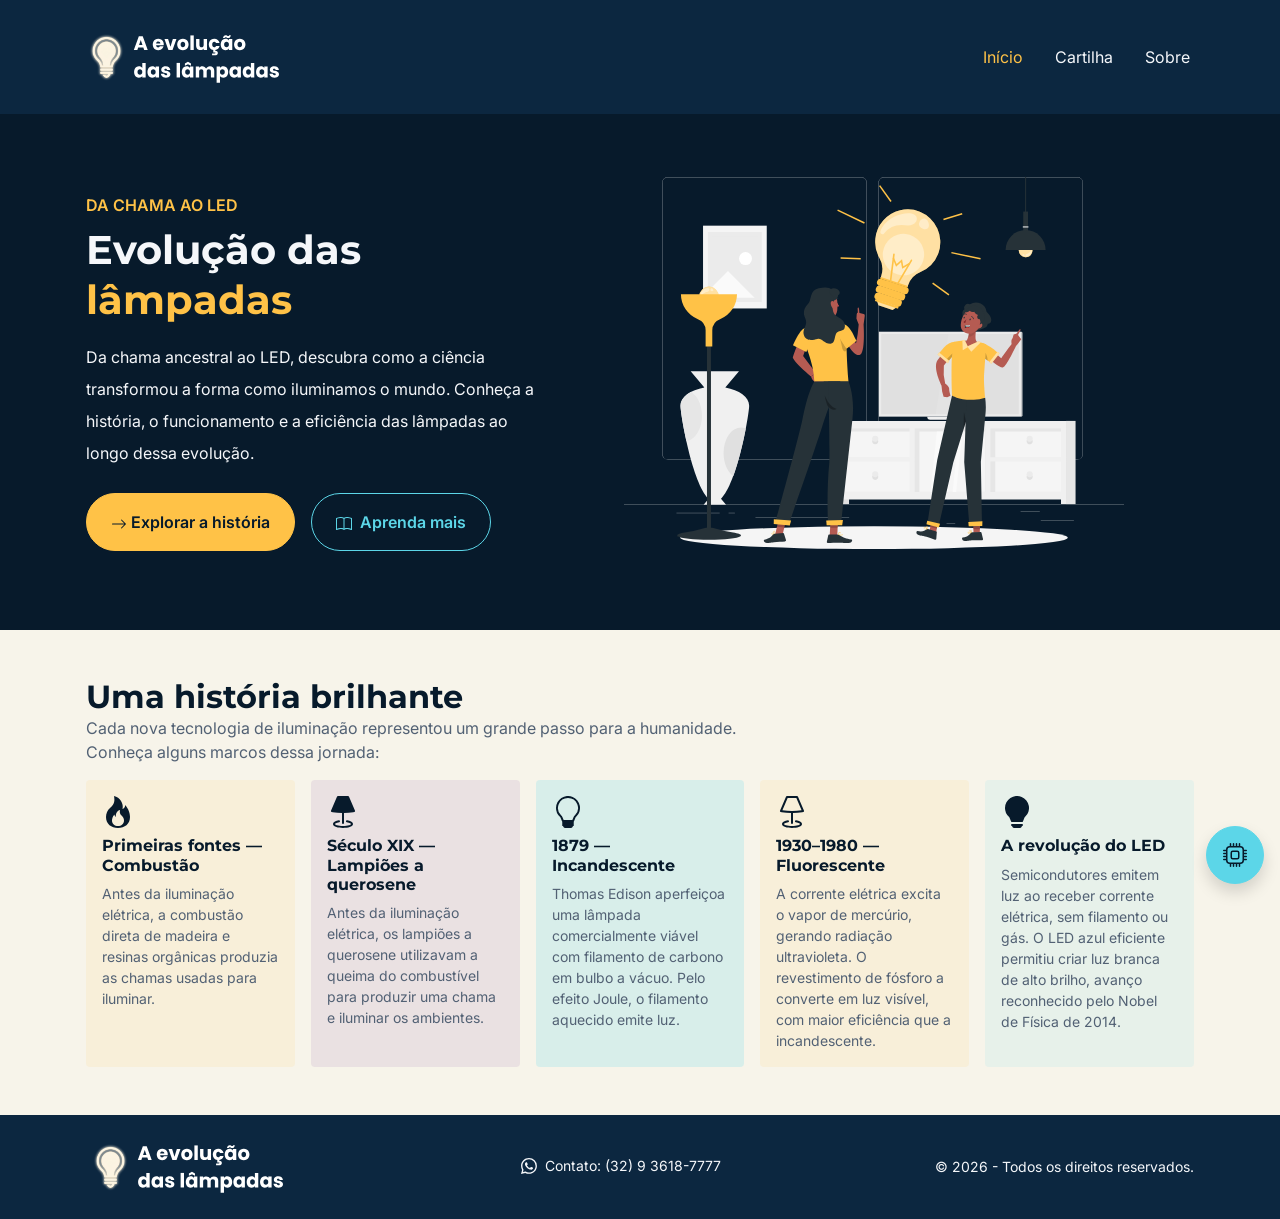
<file: index.html>
<!doctype html>
<html lang="pt-BR">
  <head>
    <meta charset="UTF-8" />
    <meta name="viewport" content="width=device-width, initial-scale=1" />
    <link rel="stylesheet" href="css/bootstrap.min.css" />
    <link rel="stylesheet" href="css/style/main.css" />
    <link rel="preconnect" href="https://fonts.googleapis.com" />
    <link rel="preconnect" href="https://fonts.gstatic.com" crossorigin />
    <link
      href="https://fonts.googleapis.com/css2?family=Inter:wght@400;600;700&family=Montserrat:wght@700&display=swap"
      rel="stylesheet" />
    <link rel="icon" href="img/logo-icon.svg" type="image/svg+xml" />
    <title>Início | Evolução das lâmpadas</title>
  </head>

  <body>
    <header>
      <nav class="navbar navbar-expand-md navbar-dark bg-azul-escuro py-3" aria-label="Navegação principal">
        <div class="container">
          <img
            src="img/evolucao-lampada-logo.svg"
            alt="Evolução das lâmpadas"
            class="navbar-brand img-fluid"
            width="220" />

          <button
            class="navbar-toggler"
            type="button"
            data-bs-toggle="collapse"
            data-bs-target="#menuPrincipal"
            aria-controls="menuPrincipal"
            aria-expanded="false"
            aria-label="Abrir ou fechar o menu">
            <span class="navbar-toggler-icon"></span>
          </button>

          <div class="collapse navbar-collapse" id="menuPrincipal">
            <ul class="navbar-nav ms-auto gap-md-3">
              <li class="nav-item">
                <a class="nav-link active" href="#inicio" aria-current="page">Início</a>
              </li>

              <li class="nav-item">
                <a class="nav-link" href="cartilha.html">Cartilha</a>
              </li>

              <li class="nav-item">
                <a class="nav-link" href="sobre.html">Sobre</a>
              </li>
            </ul>
          </div>
        </div>
      </nav>
    </header>

    <main id="inicio">
      <section class="bg-azul-marinho text-branco-suave py-5 py-md-2" aria-labelledby="titulo-principal">
        <div class="container px-4 px-md-3">
          <div class="row align-items-center gx-3">
            <div class="col-lg-5">
              <div>
                <p class="text-amarelo-luz text-uppercase texto-seminegrito mb-2">Da chama ao LED</p>

                <h1 id="titulo-principal" class="lh-sm mb-3">
                  Evolução das
                  <span class="text-amarelo-luz">lâmpadas</span>
                </h1>

                <p class="lh-lg mb-4">
                  Da chama ancestral ao LED, descubra como a ciência transformou a forma como iluminamos o mundo.
                  Conheça a história, o funcionamento e a eficiência das lâmpadas ao longo dessa evolução.
                </p>
              </div>

              <div class="d-flex flex-wrap gap-3">
                <a
                  class="btn btn-personalizado btn-amarelo-luz rounded-pill px-4 py-3 texto-seminegrito"
                  href="#historia">
                  <img
                    src="bootstrap-icons-1.13.1/arrow-right.svg"
                    alt=""
                    width="16"
                    height="16"
                    class="flex-shrink-0 icone-azul-marinho" />

                  Explorar a história
                </a>

                <a
                  class="btn btn-personalizado btn-ciano-contorno rounded-pill px-4 py-3 texto-seminegrito"
                  href="cartilha.html">
                  <img
                    src="bootstrap-icons-1.13.1/book.svg"
                    alt=""
                    width="16"
                    height="16"
                    class="flex-shrink-0 me-1 icone-ciano" />

                  Aprenda mais
                </a>
              </div>
            </div>

            <div class="col-lg-7 d-none d-md-block mt-md-4 mt-lg-0">
              <img
                src="img/equipe-lampada-amarela-banner.svg"
                alt="Duas pessoas em um ambiente com luminárias e uma grande lâmpada amarela ao centro."
                class="img-fluid d-block mx-auto"
                width="500"
                height="500" />
            </div>
          </div>
        </div>
      </section>

      <section id="historia" class="py-4 py-lg-5" aria-labelledby="titulo-historia">
        <div class="container px-4 px-md-3">
          <div class="row gx-3">
            <div class="col-12">
              <div class="mb-3">
                <h2 id="titulo-historia" class="text-azul-marinho mb-0">Uma história brilhante</h2>
                <p class="mb-0">
                  Cada nova tecnologia de iluminação representou um grande passo para a humanidade.<br />
                  Conheça alguns marcos dessa jornada:
                </p>
              </div>

              <ol class="row row-cols-1 row-cols-sm-2 row-cols-lg-5 g-3 list-unstyled mb-0">
                <li class="col">
                  <div class="card h-100 border-0 bg-amarelo-suave">
                    <div class="card-body">
                      <img
                        src="bootstrap-icons-1.13.1/fire.svg"
                        alt=""
                        width="32"
                        height="32"
                        class="icone-azul-marinho" />

                      <h3 class="card-title fs-6 text-azul-marinho mt-2">Primeiras fontes — Combustão</h3>

                      <p class="card-text small">
                        Antes da iluminação elétrica, a combustão direta de madeira e resinas orgânicas produzia as
                        chamas usadas para iluminar.
                      </p>
                    </div>
                  </div>
                </li>

                <li class="col">
                  <div class="card h-100 border-0 bg-lilas-suave">
                    <div class="card-body">
                      <img
                        src="bootstrap-icons-1.13.1/lamp-fill.svg"
                        alt=""
                        width="32"
                        height="32"
                        class="icone-azul-marinho" />

                      <h3 class="card-title fs-6 text-azul-marinho mt-2">Século XIX — Lampiões a querosene</h3>

                      <p class="card-text small">
                        Antes da iluminação elétrica, os lampiões a querosene utilizavam a queima do combustível para
                        produzir uma chama e iluminar os ambientes.
                      </p>
                    </div>
                  </div>
                </li>

                <li class="col">
                  <div class="card h-100 border-0 bg-ciano-claro">
                    <div class="card-body">
                      <img
                        src="bootstrap-icons-1.13.1/lightbulb.svg"
                        alt=""
                        width="32"
                        height="32"
                        class="icone-azul-marinho" />

                      <h3 class="card-title fs-6 text-azul-marinho mt-2">1879 — Incandescente</h3>

                      <p class="card-text small">
                        Thomas Edison aperfeiçoa uma lâmpada comercialmente viável com filamento de carbono em bulbo a
                        vácuo. Pelo efeito Joule, o filamento aquecido emite luz.
                      </p>
                    </div>
                  </div>
                </li>

                <li class="col">
                  <div class="card h-100 border-0 bg-amarelo-suave">
                    <div class="card-body">
                      <img
                        src="bootstrap-icons-1.13.1/lamp.svg"
                        alt=""
                        width="32"
                        height="32"
                        class="icone-azul-marinho" />

                      <h3 class="card-title fs-6 text-azul-marinho mt-2">1930–1980 — Fluorescente</h3>

                      <p class="card-text small">
                        A corrente elétrica excita o vapor de mercúrio, gerando radiação ultravioleta. O revestimento de
                        fósforo a converte em luz visível, com maior eficiência que a incandescente.
                      </p>
                    </div>
                  </div>
                </li>

                <li class="col">
                  <div class="card h-100 border-0 bg-ciano-suave">
                    <div class="card-body">
                      <img
                        src="bootstrap-icons-1.13.1/lightbulb-fill.svg"
                        alt=""
                        width="32"
                        height="32"
                        class="icone-azul-marinho" />

                      <h3 class="card-title fs-6 text-azul-marinho mt-2">A revolução do LED</h3>

                      <p class="card-text small">
                        Semicondutores emitem luz ao receber corrente elétrica, sem filamento ou gás. O LED azul
                        eficiente permitiu criar luz branca de alto brilho, avanço reconhecido pelo Nobel de Física de
                        2014.
                      </p>
                    </div>
                  </div>
                </li>
              </ol>
            </div>
          </div>
        </div>
      </section>
    </main>

    <footer class="bg-azul-escuro text-branco-suave pt-4 pb-3 py-md-3">
      <div class="container px-4 px-md-3">
        <div
          class="d-flex flex-column flex-lg-row align-items-center align-items-md-start align-items-lg-center gap-3 gap-lg-4 text-center text-md-start">
          <a href="#inicio" aria-label="Voltar ao início">
            <img src="img/evolucao-lampada-logo.svg" alt="Evolução das lâmpadas" class="img-fluid" width="220" />
          </a>

          <hr class="d-lg-none w-100 m-0" aria-hidden="true" />

          <address class="small mb-0 mt-3 mt-lg-0 flex-grow-1 text-center align-self-center">
            <a
              href="https://wa.me/5532936187777?text=Ol%C3%A1%21%20Gostaria%20de%20saber%20mais%20sobre%20o%20projeto."
              target="_blank"
              rel="noopener noreferrer"
              class="d-inline-flex align-items-center text-branco-suave text-decoration-none text-break">
              <img
                src="bootstrap-icons-1.13.1/whatsapp.svg"
                alt=""
                width="16"
                height="16"
                class="flex-shrink-0 me-2 icone-branco-suave" />

              Contato: (32) 9 3618-7777
            </a>
          </address>

          <div class="mt-4 mt-md-0 align-self-center ms-lg-auto text-start">
            <p class="small mb-0">&copy; 2026 - Todos os direitos reservados.</p>
          </div>
        </div>
      </div>
    </footer>

    <aside class="quiz-flutuante position-fixed end-0 p-3 pe-none" aria-label="Quiz rápido">
      <div class="collapse pe-auto" id="quiz-celular">
        <div class="quiz-painel bg-azul-marinho text-branco-suave rounded-3 shadow p-3 mb-3">
          <div>
            <h2 class="fs-5 text-amarelo-luz">
              <img
                src="bootstrap-icons-1.13.1/lightbulb.svg"
                alt=""
                width="24"
                height="24"
                class="flex-shrink-0 me-2 icone-amarelo-luz" />
              Você sabia?
            </h2>
            <p class="small">
              Os LEDs transformam mais energia em luz e duram muito mais que as lâmpadas incandescentes, podendo
              funcionar por até 25.000 horas ou mais!
            </p>
          </div>

          <hr />

          <a
            class="btn btn-personalizado btn-ciano w-100 d-flex align-items-center justify-content-between gap-2 texto-seminegrito"
            href="quiz.html">
            <img
              src="bootstrap-icons-1.13.1/cpu.svg"
              alt=""
              width="16"
              height="16"
              class="flex-shrink-0 ms-1 icone-azul-marinho" />

            Quiz rápido

            <img
              src="bootstrap-icons-1.13.1/arrow-right.svg"
              alt=""
              width="16"
              height="16"
              class="flex-shrink-0 icone-azul-marinho" />
          </a>
          <div class="mt-3">
            <p class="small mb-0">Desafie seu conhecimento sobre a evolução das lâmpadas!</p>
          </div>
        </div>
      </div>

      <div class="d-flex justify-content-end">
        <button
          class="quiz-botao btn btn-personalizado btn-ciano rounded-circle shadow p-3 lh-1 pe-auto"
          type="button"
          data-bs-toggle="collapse"
          data-bs-target="#quiz-celular"
          aria-expanded="false"
          aria-controls="quiz-celular"
          aria-label="Abrir ou fechar o quadro do quiz">
          <img
            src="bootstrap-icons-1.13.1/cpu.svg"
            alt=""
            width="24"
            height="24"
            class="flex-shrink-0 icone-azul-marinho" />
        </button>
      </div>
    </aside>

    <script src="js/bootstrap.bundle.min.js"></script>
    <script type="module" src="js/script/main.js"></script>
  </body>
</html>
</file>
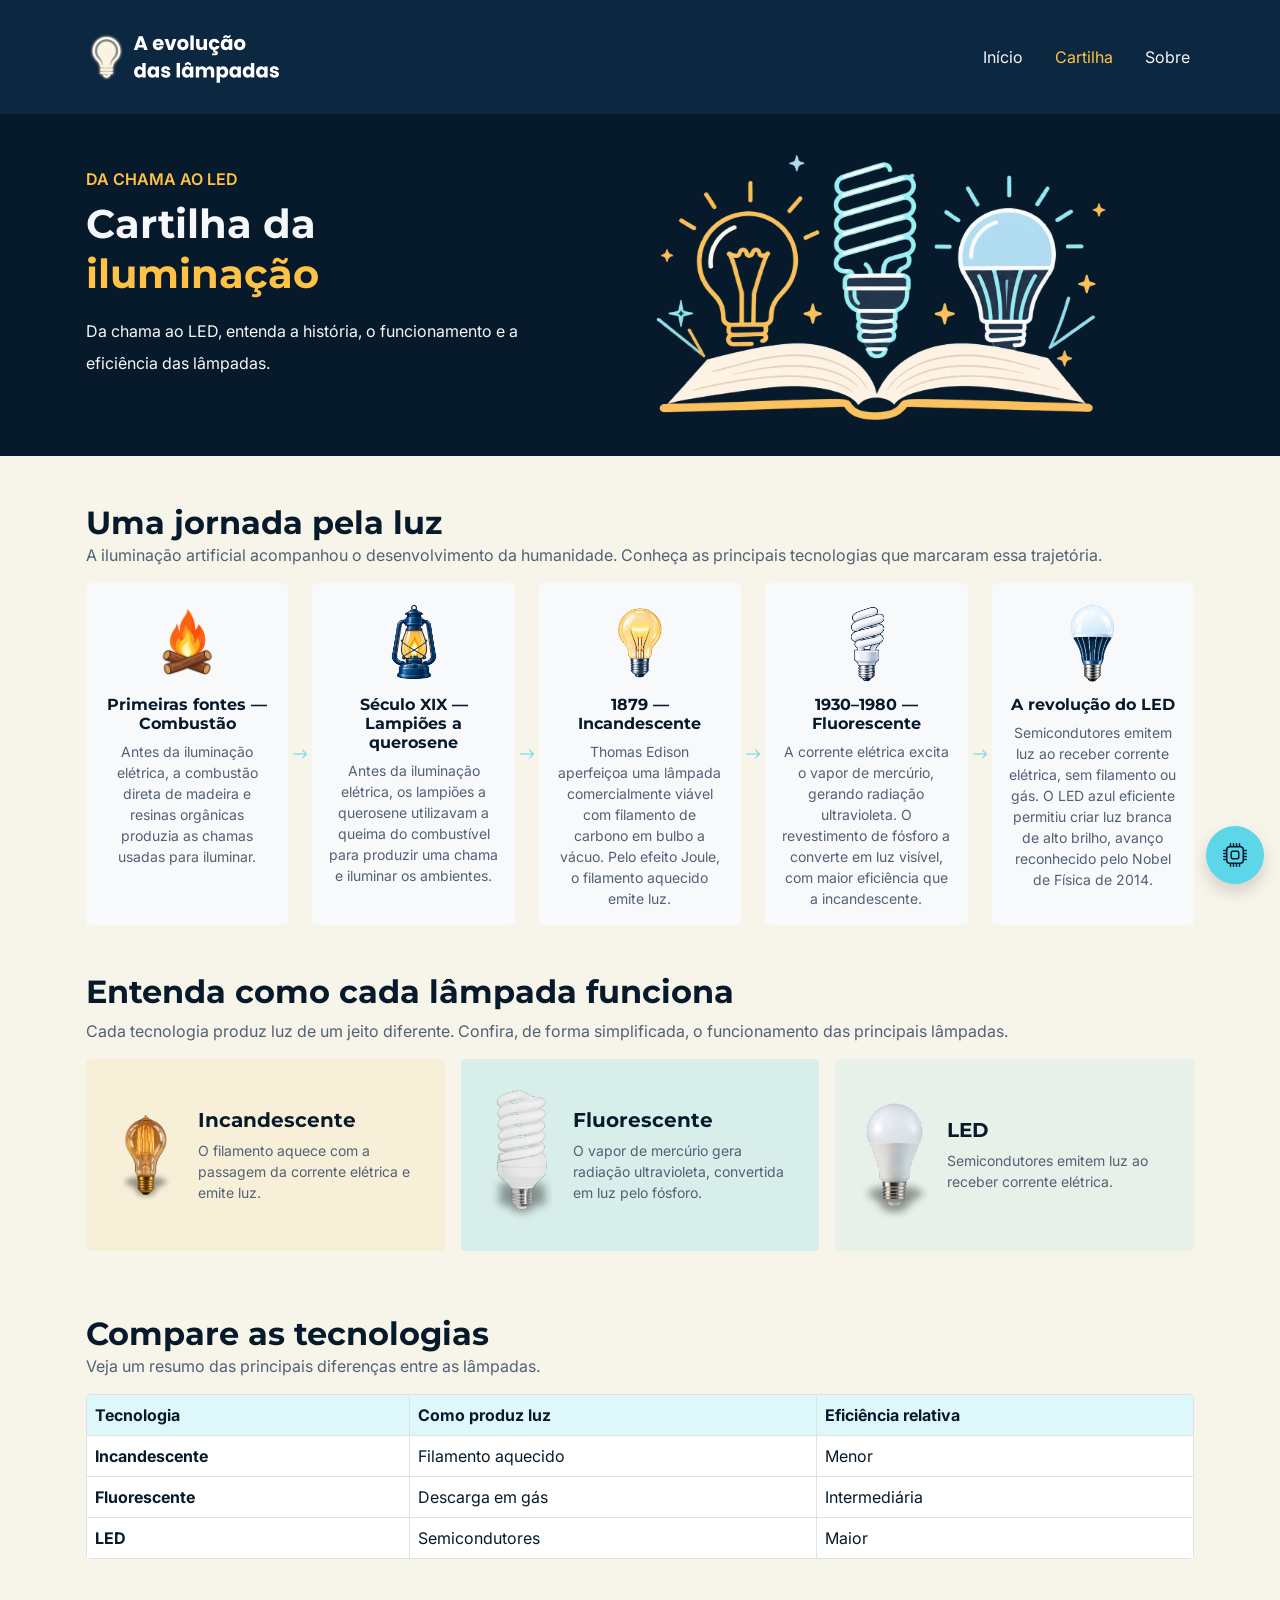
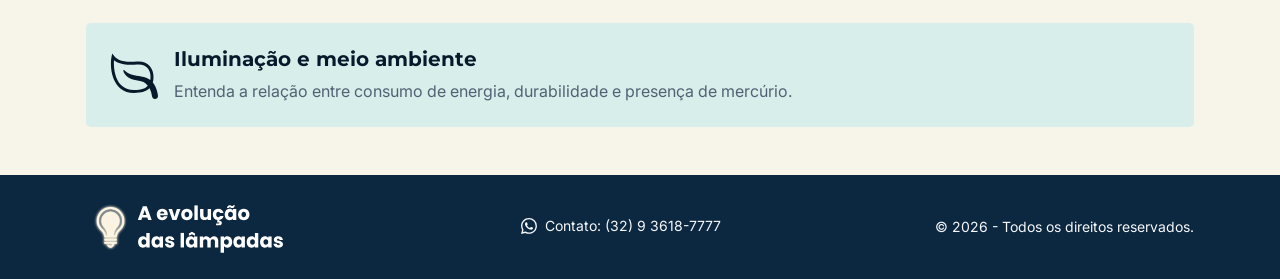
<file: cartilha.html>
<!doctype html>
<html lang="pt-BR">
  <head>
    <meta charset="UTF-8" />
    <meta name="viewport" content="width=device-width, initial-scale=1" />
    <link rel="stylesheet" href="css/bootstrap.min.css" />
    <link rel="stylesheet" href="css/style/main.css" />
    <link rel="preconnect" href="https://fonts.googleapis.com" />
    <link rel="preconnect" href="https://fonts.gstatic.com" crossorigin />
    <link
      href="https://fonts.googleapis.com/css2?family=Inter:wght@400;600;700&family=Montserrat:wght@700&display=swap"
      rel="stylesheet" />
    <link rel="icon" href="img/logo-icon.svg" type="image/svg+xml" />
    <title>Cartilha | Evolução das lâmpadas</title>
  </head>

  <body>
    <header>
      <nav class="navbar navbar-expand-md navbar-dark bg-azul-escuro py-3" aria-label="Navegação principal">
        <div class="container">
          <img
            src="img/evolucao-lampada-logo.svg"
            alt="Evolução das lâmpadas"
            class="navbar-brand img-fluid"
            width="220" />

          <button
            class="navbar-toggler"
            type="button"
            data-bs-toggle="collapse"
            data-bs-target="#menuPrincipal"
            aria-controls="menuPrincipal"
            aria-expanded="false"
            aria-label="Abrir ou fechar o menu">
            <span class="navbar-toggler-icon"></span>
          </button>

          <div class="collapse navbar-collapse" id="menuPrincipal">
            <ul class="navbar-nav ms-auto gap-md-3">
              <li class="nav-item">
                <a class="nav-link" href="index.html">Início</a>
              </li>

              <li class="nav-item">
                <a class="nav-link active" href="#inicio" aria-current="page">Cartilha</a>
              </li>

              <li class="nav-item">
                <a class="nav-link" href="sobre.html">Sobre</a>
              </li>
            </ul>
          </div>
        </div>
      </nav>
    </header>

    <main id="inicio">
      <section class="bg-azul-marinho text-branco-suave py-5 py-md-2" aria-labelledby="titulo-principal">
        <div class="container px-4 px-md-3">
          <div class="row align-items-center gx-3">
            <div class="col-lg-5">
              <div>
                <p class="text-amarelo-luz text-uppercase texto-seminegrito mb-2">Da chama ao LED</p>

                <h1 id="titulo-principal" class="lh-sm mb-3">
                  Cartilha da <br />
                  <span class="text-amarelo-luz">iluminação</span>
                </h1>

                <p class="lh-lg mb-4">
                  Da chama ao LED, entenda a história, o funcionamento e a eficiência das lâmpadas.
                </p>
              </div>
            </div>

            <div class="col-lg-7 d-none d-md-block mt-md-4 mt-lg-0">
              <img
                src="img/cartilha-livro-lampadas.svg"
                alt="Livro aberto com lâmpadas incandescente, fluorescente e LED."
                class="img-fluid d-block mx-auto"
                width="500"
                height="500" />
            </div>
          </div>
        </div>
      </section>

      <section id="historia" class="py-4 py-lg-5" aria-labelledby="titulo-historia">
        <div class="container px-4 px-md-3">
          <div class="row gx-3">
            <div class="col-12">
              <div class="mb-3">
                <h2 id="titulo-historia" class="text-azul-marinho mb-0">Uma jornada pela luz</h2>
                <p class="mb-0">
                  A iluminação artificial acompanhou o desenvolvimento da humanidade. Conheça as principais tecnologias
                  que marcaram essa trajetória.
                </p>
              </div>

              <ol class="sequencia-historia row row-cols-1 row-cols-sm-2 row-cols-lg-5 g-3 gx-lg-4 list-unstyled mb-0">
                <li class="col">
                  <div class="card h-100 border-0 bg-light text-center">
                    <div class="card-body">
                      <img
                        src="img/fogueira-icon.png"
                        alt=""
                        width="80"
                        height="88"
                        class="imagem-cartilha" />

                      <h3 class="card-title fs-6 text-azul-marinho mt-2">Primeiras fontes — Combustão</h3>

                      <p class="card-text small">
                        Antes da iluminação elétrica, a combustão direta de madeira e resinas orgânicas produzia as
                        chamas usadas para iluminar.
                      </p>
                    </div>
                  </div>
                </li>

                <li class="col">
                  <div class="card h-100 border-0 bg-light text-center">
                    <div class="card-body">
                      <img
                        src="img/lampiao-icon.png"
                        alt=""
                        width="80"
                        height="88"
                        class="imagem-cartilha" />

                      <h3 class="card-title fs-6 text-azul-marinho mt-2">Século XIX — Lampiões a querosene</h3>

                      <p class="card-text small">
                        Antes da iluminação elétrica, os lampiões a querosene utilizavam a queima do combustível para
                        produzir uma chama e iluminar os ambientes.
                      </p>
                    </div>
                  </div>
                </li>

                <li class="col">
                  <div class="card h-100 border-0 bg-light text-center">
                    <div class="card-body">
                      <img
                        src="img/incandecente-icon.png"
                        alt=""
                        width="80"
                        height="88"
                        class="imagem-cartilha" />

                      <h3 class="card-title fs-6 text-azul-marinho mt-2">1879 — Incandescente</h3>

                      <p class="card-text small">
                        Thomas Edison aperfeiçoa uma lâmpada comercialmente viável com filamento de carbono em bulbo a
                        vácuo. Pelo efeito Joule, o filamento aquecido emite luz.
                      </p>
                    </div>
                  </div>
                </li>

                <li class="col">
                  <div class="card h-100 border-0 bg-light text-center">
                    <div class="card-body">
                      <img
                        src="img/fluorescente-icon.png"
                        alt=""
                        width="80"
                        height="88"
                        class="imagem-cartilha" />

                      <h3 class="card-title fs-6 text-azul-marinho mt-2">1930–1980 — Fluorescente</h3>

                      <p class="card-text small">
                        A corrente elétrica excita o vapor de mercúrio, gerando radiação ultravioleta. O revestimento de
                        fósforo a converte em luz visível, com maior eficiência que a incandescente.
                      </p>
                    </div>
                  </div>
                </li>

                <li class="col">
                  <div class="card h-100 border-0 bg-light text-center">
                    <div class="card-body">
                      <img
                        src="img/led-icon.png"
                        alt=""
                        width="80"
                        height="88"
                        class="imagem-cartilha" />

                      <h3 class="card-title fs-6 text-azul-marinho mt-2">A revolução do LED</h3>

                      <p class="card-text small">
                        Semicondutores emitem luz ao receber corrente elétrica, sem filamento ou gás. O LED azul
                        eficiente permitiu criar luz branca de alto brilho, avanço reconhecido pelo Nobel de Física de
                        2014.
                      </p>
                    </div>
                  </div>
                </li>
              </ol>
            </div>
          </div>
        </div>
      </section>

      <section id="funcionamento" class="pb-4 pb-lg-5" aria-labelledby="titulo-funcionamento">
        <div class="container px-4 px-md-3">
          <h2 id="titulo-funcionamento" class="text-azul-marinho mb-2">Entenda como cada lâmpada funciona</h2>
          <p class="mb-3">Cada tecnologia produz luz de um jeito diferente. Confira, de forma simplificada, o funcionamento das principais lâmpadas.</p>
          <div class="row row-cols-1 row-cols-lg-3 g-3">
            <div class="col">
              <div class="card h-100 border-0 bg-amarelo-suave">
                <div class="card-body d-flex align-items-center gap-3 p-4">
                  <img src="img/incandescente-lamp.png" alt="" width="72" height="144" class="flex-shrink-0 imagem-cartilha" />
                  <div>
                    <h3 class="fs-5 text-azul-marinho">Incandescente</h3>
                    <p class="small mb-0">O filamento aquece com a passagem da corrente elétrica e emite luz.</p>
                  </div>
                </div>
              </div>
            </div>
            <div class="col">
              <div class="card h-100 border-0 bg-ciano-claro">
                <div class="card-body d-flex align-items-center gap-3 p-4">
                  <img src="img/fluorescente-lamp.svg" alt="" width="72" height="144" class="flex-shrink-0 imagem-cartilha" />
                  <div>
                    <h3 class="fs-5 text-azul-marinho">Fluorescente</h3>
                    <p class="small mb-0">O vapor de mercúrio gera radiação ultravioleta, convertida em luz pelo fósforo.</p>
                  </div>
                </div>
              </div>
            </div>
            <div class="col">
              <div class="card h-100 border-0 bg-ciano-suave">
                <div class="card-body d-flex align-items-center gap-3 p-4">
                  <img src="img/led-lamp.svg" alt="" width="72" height="144" class="flex-shrink-0 imagem-cartilha" />
                  <div>
                    <h3 class="fs-5 text-azul-marinho">LED</h3>
                    <p class="small mb-0">Semicondutores emitem luz ao receber corrente elétrica.</p>
                  </div>
                </div>
              </div>
            </div>
          </div>
        </div>
      </section>

      <section id="tabela" class="my-3 pb-4 pb-lg-5" aria-labelledby="titulo-tabela">
        <div class="container px-4 px-md-3">
          <div class="mb-3">
            <h2 id="titulo-tabela" class="text-azul-marinho mb-0">Compare as tecnologias</h2>
            <p class="mb-0">
              Veja um resumo das principais diferenças entre as lâmpadas.
            </p>
          </div>

          <div class="table-responsive rounded-3">
            <table class="table table-bordered bg-white align-middle text-azul-marinho mb-0" aria-labelledby="titulo-tabela">
              <thead class="bg-ciano-claro">
                <tr>
                  <th scope="col">Tecnologia</th>
                  <th scope="col">Como produz luz</th>
                  <th scope="col">Eficiência relativa</th>
                </tr>
              </thead>
              <tbody>
                <tr>
                  <th scope="row">Incandescente</th>
                  <td>Filamento aquecido</td>
                  <td>Menor</td>
                </tr>
                <tr>
                  <th scope="row">Fluorescente</th>
                  <td>Descarga em gás</td>
                  <td>Intermediária</td>
                </tr>
                <tr>
                  <th scope="row">LED</th>
                  <td>Semicondutores</td>
                  <td>Maior</td>
                </tr>
              </tbody>
            </table>
          </div>
        </div>
      </section>
      <section id="meio-ambiente" class="pb-4 pb-lg-5" aria-labelledby="titulo-ambiente">
        <div class="container px-4 px-md-3">
          <div class="bg-ciano-claro rounded-3 p-4 d-flex align-items-center gap-3">
            <img src="bootstrap-icons-1.13.1/leaf.svg" alt="" width="48" height="48" class="flex-shrink-0 icone-azul-marinho" />
            <div>
              <h2 id="titulo-ambiente" class="fs-5 text-azul-marinho mb-2">Iluminação e meio ambiente</h2>
              <p class="mb-0">Entenda a relação entre consumo de energia, durabilidade e presença de mercúrio.</p>
            </div>
          </div>
        </div>
      </section>
    </main>

    <footer class="bg-azul-escuro text-branco-suave pt-4 pb-3 py-md-3">
      <div class="container px-4 px-md-3">
        <div
          class="d-flex flex-column flex-lg-row align-items-center align-items-md-start align-items-lg-center gap-3 gap-lg-4 text-center text-md-start">
          <a href="#inicio" aria-label="Voltar ao início">
            <img src="img/evolucao-lampada-logo.svg" alt="Evolução das lâmpadas" class="img-fluid" width="220" />
          </a>

          <hr class="d-lg-none w-100 m-0" aria-hidden="true" />

          <address class="small mb-0 mt-3 mt-lg-0 flex-grow-1 text-center align-self-center">
            <a
              href="https://wa.me/5532936187777?text=Ol%C3%A1%21%20Gostaria%20de%20saber%20mais%20sobre%20o%20projeto."
              target="_blank"
              rel="noopener noreferrer"
              class="d-inline-flex align-items-center text-branco-suave text-decoration-none text-break">
              <img
                src="bootstrap-icons-1.13.1/whatsapp.svg"
                alt=""
                width="16"
                height="16"
                class="flex-shrink-0 me-2 icone-branco-suave" />

              Contato: (32) 9 3618-7777
            </a>
          </address>

          <div class="mt-4 mt-md-0 align-self-center ms-lg-auto text-start">
            <p class="small mb-0">&copy; 2026 - Todos os direitos reservados.</p>
          </div>
        </div>
      </div>
    </footer>

    <aside class="quiz-flutuante position-fixed end-0 p-3 pe-none" aria-label="Quiz rápido">
      <div class="collapse pe-auto" id="quiz-celular">
        <div class="quiz-painel bg-azul-marinho text-branco-suave rounded-3 shadow p-3 mb-3">
          <div>
            <h2 class="fs-5 text-amarelo-luz">
              <img
                src="bootstrap-icons-1.13.1/lightbulb.svg"
                alt=""
                width="24"
                height="24"
                class="flex-shrink-0 me-2 icone-amarelo-luz" />
              Você sabia?
            </h2>
            <p class="small">
              Os LEDs transformam mais energia em luz e duram muito mais que as lâmpadas incandescentes, podendo
              funcionar por até 25.000 horas ou mais!
            </p>
          </div>

          <hr />

          <a
            class="btn btn-personalizado btn-ciano w-100 d-flex align-items-center justify-content-between gap-2 texto-seminegrito"
            href="quiz.html">
            <img
              src="bootstrap-icons-1.13.1/cpu.svg"
              alt=""
              width="16"
              height="16"
              class="flex-shrink-0 ms-1 icone-azul-marinho" />

            Quiz rápido

            <img
              src="bootstrap-icons-1.13.1/arrow-right.svg"
              alt=""
              width="16"
              height="16"
              class="flex-shrink-0 icone-azul-marinho" />
          </a>
          <div class="mt-3">
            <p class="small mb-0">Desafie seu conhecimento sobre a evolução das lâmpadas!</p>
          </div>
        </div>
      </div>

      <div class="d-flex justify-content-end">
        <button
          class="quiz-botao btn btn-personalizado btn-ciano rounded-circle shadow p-3 lh-1 pe-auto"
          type="button"
          data-bs-toggle="collapse"
          data-bs-target="#quiz-celular"
          aria-expanded="false"
          aria-controls="quiz-celular"
          aria-label="Abrir ou fechar o quadro do quiz">
          <img
            src="bootstrap-icons-1.13.1/cpu.svg"
            alt=""
            width="24"
            height="24"
            class="flex-shrink-0 icone-azul-marinho" />
        </button>
      </div>
    </aside>

    <script src="js/bootstrap.bundle.min.js"></script>
    <script type="module" src="js/script/main.js"></script>
  </body>
</html>
</file>
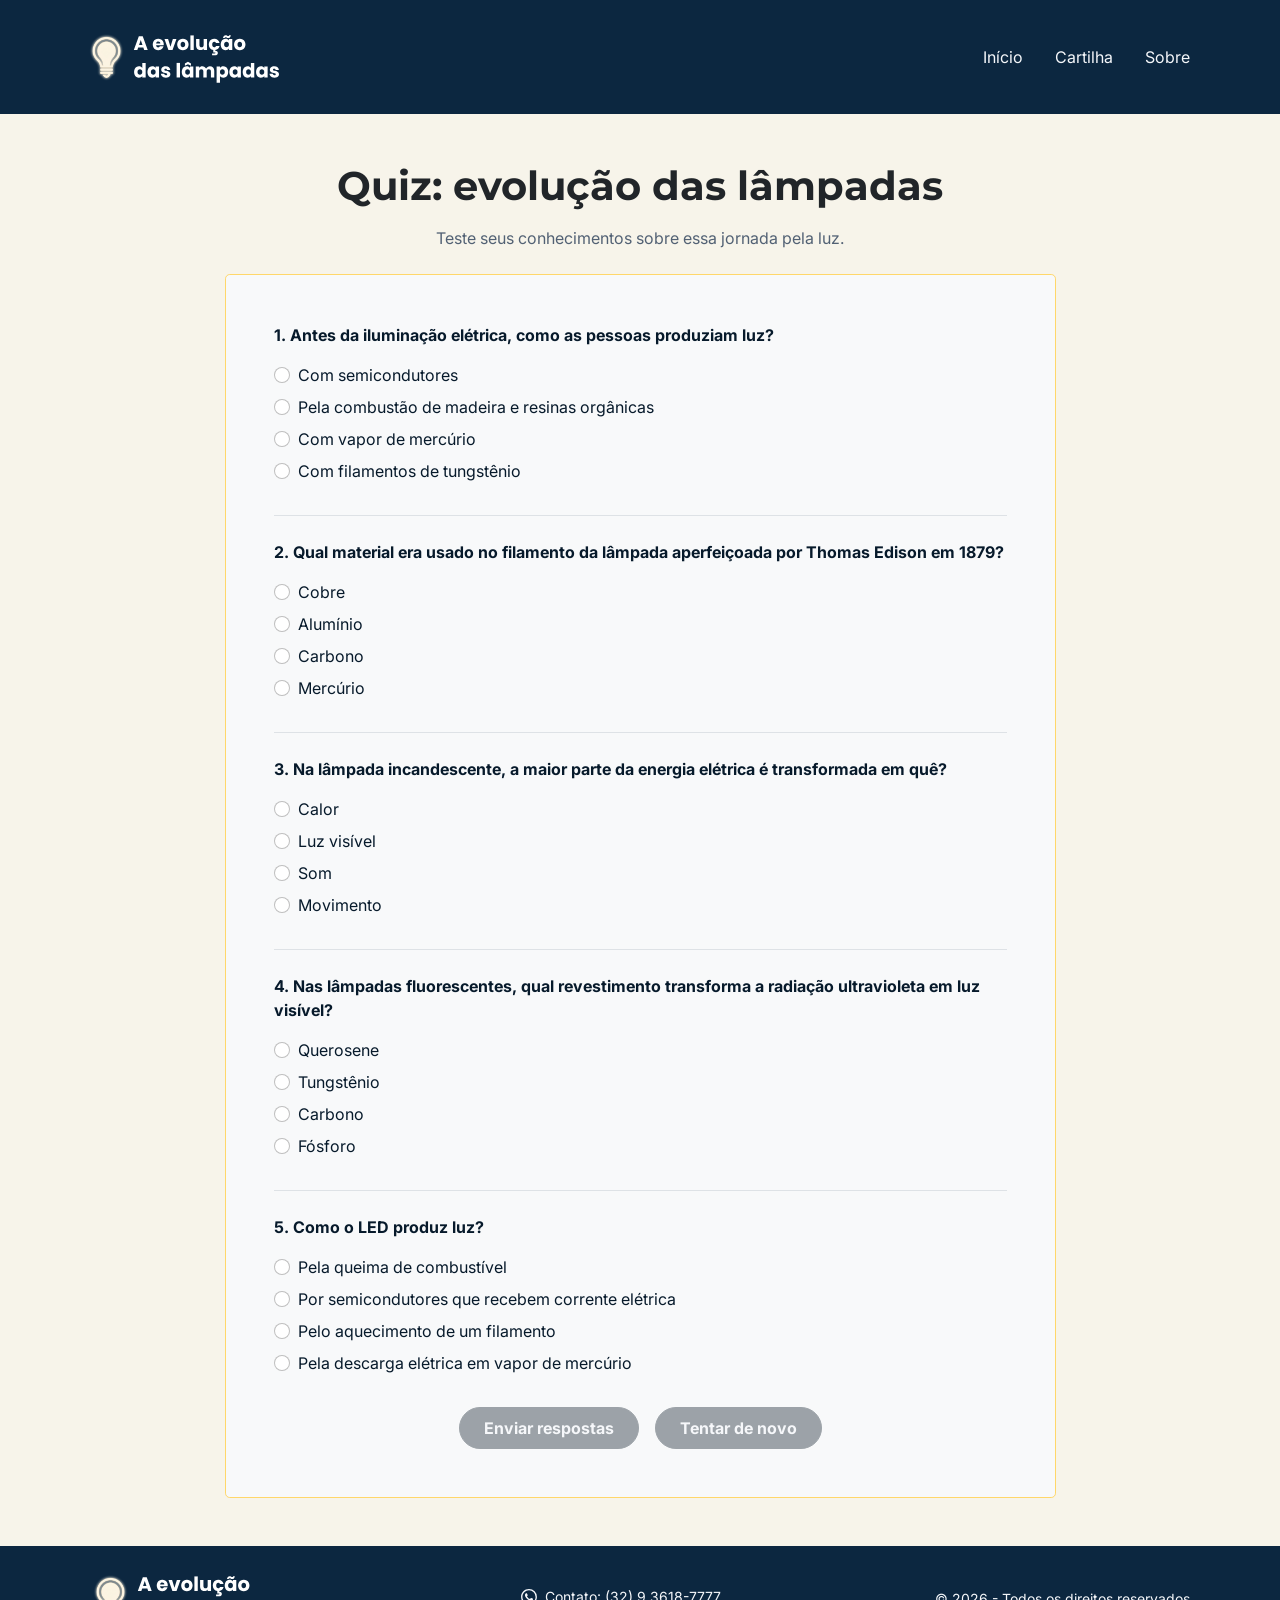
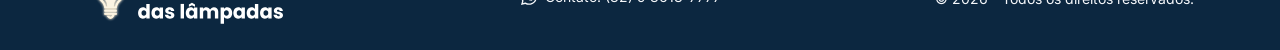
<file: quiz.html>
<!doctype html>
<html lang="pt-BR">
  <head>
    <meta charset="UTF-8" />
    <meta name="viewport" content="width=device-width, initial-scale=1" />
    <link rel="stylesheet" href="css/bootstrap.min.css" />
    <link rel="stylesheet" href="css/style/main.css" />
    <link rel="preconnect" href="https://fonts.googleapis.com" />
    <link rel="preconnect" href="https://fonts.gstatic.com" crossorigin />
    <link
      href="https://fonts.googleapis.com/css2?family=Inter:wght@400;600;700&family=Montserrat:wght@700&display=swap"
      rel="stylesheet" />
    <link rel="icon" href="img/logo-icon.svg" type="image/svg+xml" />
    <title>Quiz | Evolução das lâmpadas</title>
  </head>

  <body>
    <header>
      <nav class="navbar navbar-expand-md navbar-dark bg-azul-escuro py-3" aria-label="Navegação principal">
        <div class="container">
          <img
            src="img/evolucao-lampada-logo.svg"
            alt="Evolução das lâmpadas"
            class="navbar-brand img-fluid"
            width="220" />

          <button
            class="navbar-toggler"
            type="button"
            data-bs-toggle="collapse"
            data-bs-target="#menuPrincipal"
            aria-controls="menuPrincipal"
            aria-expanded="false"
            aria-label="Abrir ou fechar o menu">
            <span class="navbar-toggler-icon"></span>
          </button>

          <div class="collapse navbar-collapse" id="menuPrincipal">
            <ul class="navbar-nav ms-auto gap-md-3">
              <li class="nav-item">
                <a class="nav-link" href="index.html">Início</a>
              </li>

              <li class="nav-item">
                <a class="nav-link" href="cartilha.html">Cartilha</a>
              </li>

              <li class="nav-item">
                <a class="nav-link" href="sobre.html">Sobre</a>
              </li>
            </ul>
          </div>
        </div>
      </nav>
    </header>

    <main id="inicio" class="container py-5">
      <div class="row justify-content-center">
        <div class="col-12 col-lg-10 col-xl-9">
          <h1 id="titulo-quiz" class="text-center text-dark mb-3">Quiz: evolução das lâmpadas</h1>
          <p id="descricao-quiz" class="text-center mb-4">Teste seus conhecimentos sobre essa jornada pela luz.</p>

          <form id="quiz" class="bg-light rounded-3 p-4 p-md-5 text-azul-marinho" aria-labelledby="titulo-quiz" aria-describedby="descricao-quiz">
            <fieldset data-correta="b" class="mb-4 pb-4 border-bottom">
              <legend class="fs-6 fw-bold mb-3">1. Antes da iluminação elétrica, como as pessoas produziam luz?</legend>
              <div class="form-check mb-2">
                <input class="form-check-input" type="radio" name="q1" id="q1-a" value="a">
                <label class="form-check-label" for="q1-a"> Com semicondutores</label>
              </div>
              <div class="form-check mb-2">
                <input class="form-check-input" type="radio" name="q1" id="q1-b" value="b">
                <label class="form-check-label" for="q1-b"> Pela combustão de madeira e resinas orgânicas</label>
              </div>
              <div class="form-check mb-2">
                <input class="form-check-input" type="radio" name="q1" id="q1-c" value="c">
                <label class="form-check-label" for="q1-c"> Com vapor de mercúrio</label>
              </div>
              <div class="form-check mb-2">
                <input class="form-check-input" type="radio" name="q1" id="q1-d" value="d">
                <label class="form-check-label" for="q1-d"> Com filamentos de tungstênio</label>
              </div>
            </fieldset>

            <fieldset data-correta="c" class="mb-4 pb-4 border-bottom">
              <legend class="fs-6 fw-bold mb-3">2. Qual material era usado no filamento da lâmpada aperfeiçoada por Thomas Edison em 1879?</legend>
              <div class="form-check mb-2">
                <input class="form-check-input" type="radio" name="q2" id="q2-a" value="a">
                <label class="form-check-label" for="q2-a"> Cobre</label>
              </div>
              <div class="form-check mb-2">
                <input class="form-check-input" type="radio" name="q2" id="q2-b" value="b">
                <label class="form-check-label" for="q2-b"> Alumínio</label>
              </div>
              <div class="form-check mb-2">
                <input class="form-check-input" type="radio" name="q2" id="q2-c" value="c">
                <label class="form-check-label" for="q2-c"> Carbono</label>
              </div>
              <div class="form-check mb-2">
                <input class="form-check-input" type="radio" name="q2" id="q2-d" value="d">
                <label class="form-check-label" for="q2-d"> Mercúrio</label>
              </div>
            </fieldset>

            <fieldset data-correta="a" class="mb-4 pb-4 border-bottom">
              <legend class="fs-6 fw-bold mb-3">3. Na lâmpada incandescente, a maior parte da energia elétrica é transformada em quê?</legend>
              <div class="form-check mb-2">
                <input class="form-check-input" type="radio" name="q3" id="q3-a" value="a">
                <label class="form-check-label" for="q3-a"> Calor</label>
              </div>
              <div class="form-check mb-2">
                <input class="form-check-input" type="radio" name="q3" id="q3-b" value="b">
                <label class="form-check-label" for="q3-b"> Luz visível</label>
              </div>
              <div class="form-check mb-2">
                <input class="form-check-input" type="radio" name="q3" id="q3-c" value="c">
                <label class="form-check-label" for="q3-c"> Som</label>
              </div>
              <div class="form-check mb-2">
                <input class="form-check-input" type="radio" name="q3" id="q3-d" value="d">
                <label class="form-check-label" for="q3-d"> Movimento</label>
              </div>
            </fieldset>

            <fieldset data-correta="d" class="mb-4 pb-4 border-bottom">
              <legend class="fs-6 fw-bold mb-3">4. Nas lâmpadas fluorescentes, qual revestimento transforma a radiação ultravioleta em luz visível?</legend>
              <div class="form-check mb-2">
                <input class="form-check-input" type="radio" name="q4" id="q4-a" value="a">
                <label class="form-check-label" for="q4-a"> Querosene</label>
              </div>
              <div class="form-check mb-2">
                <input class="form-check-input" type="radio" name="q4" id="q4-b" value="b">
                <label class="form-check-label" for="q4-b"> Tungstênio</label>
              </div>
              <div class="form-check mb-2">
                <input class="form-check-input" type="radio" name="q4" id="q4-c" value="c">
                <label class="form-check-label" for="q4-c"> Carbono</label>
              </div>
              <div class="form-check mb-2">
                <input class="form-check-input" type="radio" name="q4" id="q4-d" value="d">
                <label class="form-check-label" for="q4-d"> Fósforo</label>
              </div>
            </fieldset>

            <fieldset data-correta="b" class="mb-4">
              <legend class="fs-6 fw-bold mb-3">5. Como o LED produz luz?</legend>
              <div class="form-check mb-2">
                <input class="form-check-input" type="radio" name="q5" id="q5-a" value="a">
                <label class="form-check-label" for="q5-a"> Pela queima de combustível</label>
              </div>
              <div class="form-check mb-2">
                <input class="form-check-input" type="radio" name="q5" id="q5-b" value="b">
                <label class="form-check-label" for="q5-b"> Por semicondutores que recebem corrente elétrica</label>
              </div>
              <div class="form-check mb-2">
                <input class="form-check-input" type="radio" name="q5" id="q5-c" value="c">
                <label class="form-check-label" for="q5-c"> Pelo aquecimento de um filamento</label>
              </div>
              <div class="form-check mb-2">
                <input class="form-check-input" type="radio" name="q5" id="q5-d" value="d">
                <label class="form-check-label" for="q5-d"> Pela descarga elétrica em vapor de mercúrio</label>
              </div>
            </fieldset>

            <p id="resultado" class="text-center fw-bold" role="status"></p>

            <div class="d-flex flex-wrap justify-content-center gap-3">
              <button id="enviar" type="submit" class="btn btn-personalizado btn-amarelo-luz rounded-pill px-4 py-2 fw-bold" disabled>Enviar respostas</button>
              <button id="tentar" type="reset" class="btn btn-personalizado btn-ciano rounded-pill px-4 py-2 fw-bold" disabled>Tentar de novo</button>
            </div>
          </form>
        </div>
      </div>
    </main>

    <footer class="bg-azul-escuro text-branco-suave pt-4 pb-3 py-md-3">
      <div class="container px-4 px-md-3">
        <div
          class="d-flex flex-column flex-lg-row align-items-center align-items-md-start align-items-lg-center gap-3 gap-lg-4 text-center text-md-start">
          <a href="#inicio" aria-label="Voltar ao início">
            <img src="img/evolucao-lampada-logo.svg" alt="Evolução das lâmpadas" class="img-fluid" width="220" />
          </a>

          <hr class="d-lg-none w-100 m-0" aria-hidden="true" />

          <address class="small mb-0 mt-3 mt-lg-0 flex-grow-1 text-center align-self-center">
            <a
              href="https://wa.me/5532936187777?text=Ol%C3%A1%21%20Gostaria%20de%20saber%20mais%20sobre%20o%20projeto."
              target="_blank"
              rel="noopener noreferrer"
              class="d-inline-flex align-items-center text-branco-suave text-decoration-none text-break">
              <img
                src="bootstrap-icons-1.13.1/whatsapp.svg"
                alt=""
                width="16"
                height="16"
                class="flex-shrink-0 me-2 icone-branco-suave" />

              Contato: (32) 9 3618-7777
            </a>
          </address>

          <div class="mt-4 mt-md-0 align-self-center ms-lg-auto text-start">
            <p class="small mb-0">&copy; 2026 - Todos os direitos reservados.</p>
          </div>
        </div>
      </div>
    </footer>

    <script src="js/bootstrap.bundle.min.js"></script>
    <script type="module" src="js/script/main.js"></script>
  </body>
</html>
</file>
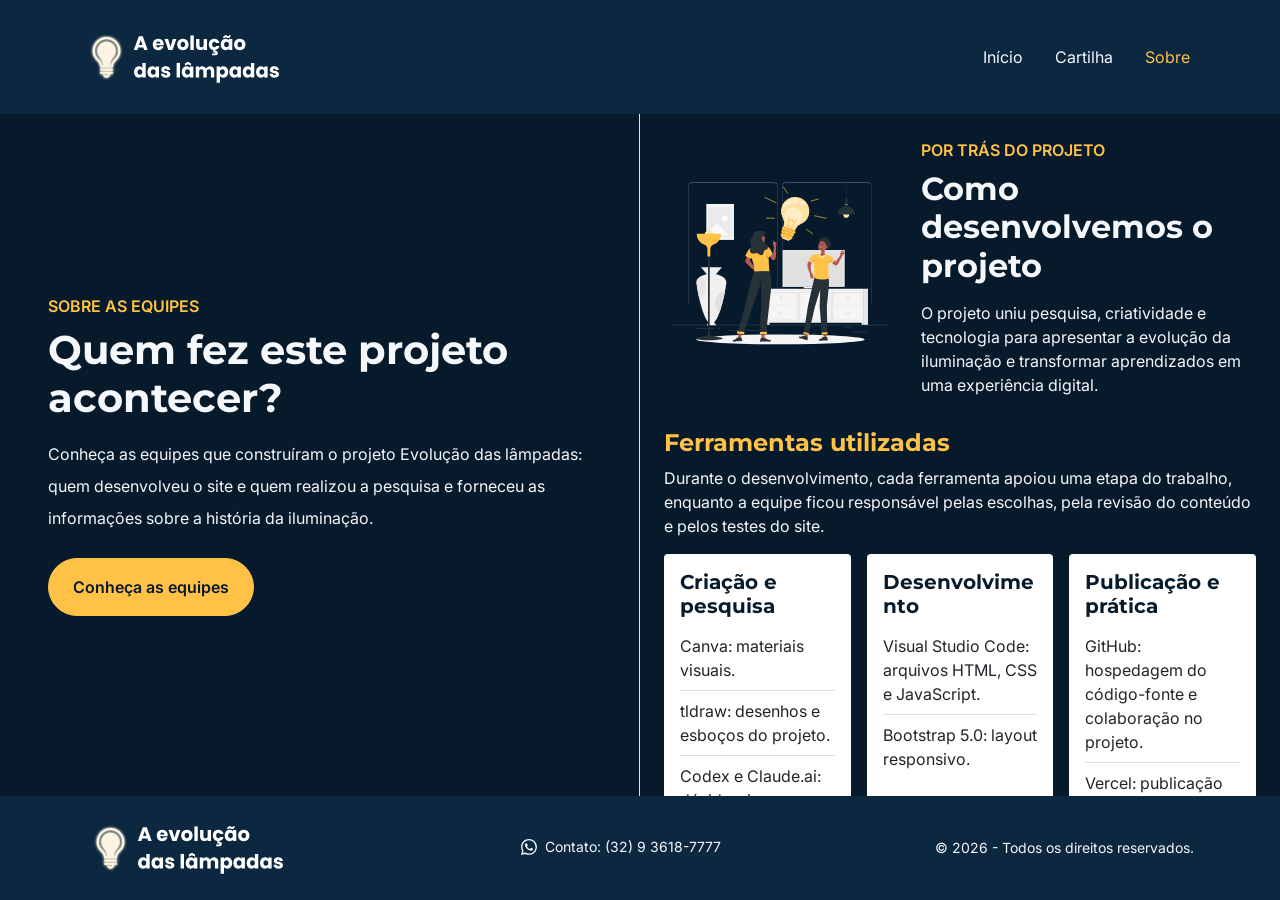
<file: sobre.html>
<!doctype html>
<html lang="pt-BR">
  <head>
    <meta charset="UTF-8" />
    <meta name="viewport" content="width=device-width, initial-scale=1" />
    <link rel="stylesheet" href="css/bootstrap.min.css" />
    <link rel="stylesheet" href="css/style/main.css" />
    <link rel="preconnect" href="https://fonts.googleapis.com" />
    <link rel="preconnect" href="https://fonts.gstatic.com" crossorigin />
    <link
      href="https://fonts.googleapis.com/css2?family=Inter:wght@400;600;700&family=Montserrat:wght@700&display=swap"
      rel="stylesheet" />
    <link rel="icon" href="img/logo-icon.svg" type="image/svg+xml" />
    <title>Sobre| Evolução das lâmpadas</title>
  </head>

  <body class="pagina-sobre">
    <header>
      <nav class="navbar navbar-expand-md navbar-dark bg-azul-escuro py-3" aria-label="Navegação principal">
        <div class="container">
          <img
            src="img/evolucao-lampada-logo.svg"
            alt="Evolução das lâmpadas"
            class="navbar-brand img-fluid"
            width="220" />

          <button
            class="navbar-toggler"
            type="button"
            data-bs-toggle="collapse"
            data-bs-target="#menuPrincipal"
            aria-controls="menuPrincipal"
            aria-expanded="false"
            aria-label="Abrir ou fechar o menu">
            <span class="navbar-toggler-icon"></span>
          </button>

          <div class="collapse navbar-collapse" id="menuPrincipal">
            <ul class="navbar-nav ms-auto gap-md-3">
              <li class="nav-item">
                <a class="nav-link" href="index.html">Início</a>
              </li>

              <li class="nav-item">
                <a class="nav-link" href="cartilha.html">Cartilha</a>
              </li>

              <li class="nav-item">
                <a class="nav-link active" href="sobre.html" aria-current="page">Sobre</a>
              </li>
            </ul>
          </div>
        </div>
      </nav>
    </header>

    <main id="inicio" class="sobre-layout">
      <div class="row g-0 sobre-colunas">
        <section
          class="col-12 col-lg-6 sobre-apresentacao bg-azul-marinho text-branco-suave border-end px-4 py-5 py-lg-4 p-xl-5"
          aria-labelledby="titulo-sobre">
          <div>
            <p class="text-amarelo-luz text-uppercase texto-seminegrito mb-2">Sobre as equipes</p>

            <h1 id="titulo-sobre" class="mb-3">Quem fez este projeto acontecer?</h1>

            <p class="lh-lg mb-4">
              Conheça as equipes que construíram o projeto Evolução das lâmpadas: quem desenvolveu o site e quem
              realizou a pesquisa e forneceu as informações sobre a história da iluminação.
            </p>

            <button
              type="button"
              class="btn btn-personalizado btn-amarelo-luz rounded-pill px-4 py-3 texto-seminegrito"
              data-bs-toggle="modal"
              data-bs-target="#exampleModalLong" aria-haspopup="dialog" aria-controls="exampleModalLong">
              Conheça as equipes
            </button>
          </div>
        </section>

        <div class="col-12 col-lg-6 sobre-conteudo">
          <section class="p-3 p-md-4 border-bottom bg-azul-marinho text-branco-suave" aria-labelledby="titulo-ferramentas">
            <div class="row g-4 align-items-center">
              <div class="col-12 col-md-5">
                <figure class="mb-0">
                  <img
                    src="img/equipe-lampada-amarela-banner.svg"
                    class="img-fluid rounded-3 p-2"
                    alt="Ilustração de uma equipe trabalhando com tecnologia e lâmpadas" />
                </figure>
              </div>

              <div class="col-12 col-md-7">
                <p class="text-amarelo-luz text-uppercase texto-seminegrito mb-2">Por trás do projeto</p>
                <h2 id="titulo-ferramentas" class="fs-2 mb-3">Como desenvolvemos o projeto</h2>
                <p class="mb-0">
                  O projeto uniu pesquisa, criatividade e tecnologia para apresentar a evolução da iluminação e transformar
                  aprendizados em uma experiência digital.
                </p>
              </div>
            </div>

            <div class="row g-3 mt-3">
              <div class="col-12">
                <h3 class="fs-4 text-amarelo-luz mb-2">Ferramentas utilizadas</h3>
                <p class="mb-0">
                  Durante o desenvolvimento, cada ferramenta apoiou uma etapa do trabalho, enquanto a equipe ficou responsável
                  pelas escolhas, pela revisão do conteúdo e pelos testes do site.
                </p>
              </div>

              <div class="col-12 col-md-6 col-xl-4">
                <div class="card h-100 border-0">
                  <div class="card-body">
                    <h4 class="card-title fs-5 text-azul-marinho">Criação e pesquisa</h4>
                    <ul class="list-group list-group-flush">
                      <li class="list-group-item px-0">Canva: materiais visuais.</li>
                      <li class="list-group-item px-0">tldraw: desenhos e esboços do projeto.</li>
                      <li class="list-group-item px-0">Codex e Claude.ai: dúvidas, icones e imagens ilustrativas.</li>
                    </ul>
                  </div>
                </div>
              </div>

              <div class="col-12 col-md-6 col-xl-4">
                <div class="card h-100 border-0">
                  <div class="card-body">
                    <h4 class="card-title fs-5 text-azul-marinho">Desenvolvimento</h4>
                    <ul class="list-group list-group-flush">
                      <li class="list-group-item px-0">Visual Studio Code: arquivos HTML, CSS e JavaScript.</li>
                      <li class="list-group-item px-0">Bootstrap 5.0: layout responsivo.</li>
                    </ul>
                  </div>
                </div>
              </div>

              <div class="col-12 col-xl-4">
                <div class="card h-100 border-0">
                  <div class="card-body">
                    <h4 class="card-title fs-5 text-azul-marinho">Publicação e prática</h4>
                    <ul class="list-group list-group-flush">
                      <li class="list-group-item px-0">GitHub: hospedagem do código-fonte e colaboração no projeto.</li>
                      <li class="list-group-item px-0">Vercel: publicação do site na internet.</li>
                      <li class="list-group-item px-0">Pesquisa, programação e trabalho em equipe.</li>
                    </ul>
                  </div>
                </div>
              </div>
            </div>
          </section>

          <section class="p-4 border-bottom" aria-labelledby="titulo-contexto-academico">
            <h2 id="titulo-contexto-academico" class="fs-2 text-azul-marinho mb-3">Contexto acadêmico</h2>
            <p class="mb-0">
              Este site foi desenvolvido como parte de um Projeto Integrador, reunindo estudantes dos cursos de
              Sistemas de Informação e Engenharia Elétrica. A proposta conecta a pesquisa sobre a evolução das
              lâmpadas ao desenvolvimento de uma apresentação digital educativa, colocando em prática os
              conhecimentos das duas áreas.
            </p>
          </section>

          <section class="p-4 border-bottom" aria-labelledby="titulo-objetivo-projeto">
            <h2 id="titulo-objetivo-projeto" class="fs-2 text-azul-marinho mb-2">Objetivo do projeto</h2>
            <p class="lead texto-seminegrito mb-2">Entender o passado para iluminar o futuro</p>
            <p class="mb-3">
              Este projeto apresenta a evolução das lâmpadas e mostra como os avanços tecnológicos transformaram a
              iluminação, relacionando ciência, consumo de energia e sustentabilidade.
            </p>
          </section>

          <section class="p-4 border-bottom" aria-labelledby="titulo-aprendizados">
            <h2 id="titulo-aprendizados" class="fs-2 text-azul-marinho mb-3">O que aprendemos</h2>
            <ol class="list-unstyled mb-0">
              <li class="d-flex align-items-center gap-3 mb-3">
                <span class="d-inline-flex align-items-center justify-content-center rounded btn-personalizado btn-amarelo-luz fw-bold p-2 flex-shrink-0">01</span>
                <div>
                  <h3 class="fs-6 text-azul-marinho fw-bold mb-1">Evolução da iluminação</h3>
                  <p class="mb-0">Da chama às tecnologias LED.</p>
                </div>
              </li>
              <li class="d-flex align-items-center gap-3 mb-3">
                <span class="d-inline-flex align-items-center justify-content-center rounded btn-personalizado btn-amarelo-luz fw-bold p-2 flex-shrink-0">02</span>
                <div>
                  <h3 class="fs-6 text-azul-marinho fw-bold mb-1">Consumo consciente</h3>
                  <p class="mb-0">A importância da eficiência energética.</p>
                </div>
              </li>
              <li class="d-flex align-items-center gap-3">
                <span class="d-inline-flex align-items-center justify-content-center rounded btn-personalizado btn-amarelo-luz fw-bold p-2 flex-shrink-0">03</span>
                <div>
                  <h3 class="fs-6 text-azul-marinho fw-bold mb-1">Desenvolvimento em equipe</h3>
                  <p class="mb-0">Pesquisa, colaboração e criação do site.</p>
                </div>
              </li>
            </ol>
          </section>

          <section class="p-3 border-bottom" aria-labelledby="titulo-materiais-projeto">
            <h2 id="titulo-materiais-projeto" class="fs-2 text-azul-marinho mb-4">Materiais do projeto</h2>
            <section class="mb-4" aria-labelledby="titulo-slides-lampada">
            <h3 id="titulo-slides-lampada" class="fs-4 text-azul-marinho">Pesquisa sobre a evolução das lâmpadas</h3>
            <p>
              Este material reúne informações utilizadas na criação do projeto, que aborda a
              história da iluminação e as transformações tecnológicas até o LED. Confira o slide abaixo ou acesse o
              PDF para consultar o conteúdo completo em outra página.
            </p>

            <div
              id="carouselLampada"
              class="carousel slide border rounded p-2"
              data-bs-interval="false"
              role="region"
              aria-roledescription="carrossel"
              aria-label="Apresentação A evolução da lâmpada">
              <div class="carousel-inner rounded" aria-live="polite">
                <figure class="carousel-item active mb-0">
                  <a href="img/slides-lampada/slide-01.png" target="_blank" rel="noopener noreferrer" class="d-block" aria-label="Ampliar slide 1 em outra aba">
                    <img
                    src="img/slides-lampada/slide-01.png"
                    class="d-block w-100 img-fluid"
                    width="1200"
                    height="675"
                    alt="Página 1 de 13 da apresentação A evolução da lâmpada" />
                  </a>
                </figure>
                <figure class="carousel-item mb-0">
                  <a href="img/slides-lampada/slide-02.png" target="_blank" rel="noopener noreferrer" class="d-block" aria-label="Ampliar slide 2 em outra aba">
                    <img
                    src="img/slides-lampada/slide-02.png"
                    class="d-block w-100 img-fluid"
                    width="1200"
                    height="675"
                    alt="Página 2 de 13 da apresentação A evolução da lâmpada" />
                  </a>
                </figure>
                <figure class="carousel-item mb-0">
                  <a href="img/slides-lampada/slide-03.png" target="_blank" rel="noopener noreferrer" class="d-block" aria-label="Ampliar slide 3 em outra aba">
                    <img
                    src="img/slides-lampada/slide-03.png"
                    class="d-block w-100 img-fluid"
                    width="1200"
                    height="675"
                    alt="Página 3 de 13 da apresentação A evolução da lâmpada" />
                  </a>
                </figure>
                <figure class="carousel-item mb-0">
                  <a href="img/slides-lampada/slide-04.png" target="_blank" rel="noopener noreferrer" class="d-block" aria-label="Ampliar slide 4 em outra aba">
                    <img
                    src="img/slides-lampada/slide-04.png"
                    class="d-block w-100 img-fluid"
                    width="1200"
                    height="675"
                    alt="Página 4 de 13 da apresentação A evolução da lâmpada" />
                  </a>
                </figure>
                <figure class="carousel-item mb-0">
                  <a href="img/slides-lampada/slide-05.png" target="_blank" rel="noopener noreferrer" class="d-block" aria-label="Ampliar slide 5 em outra aba">
                    <img
                    src="img/slides-lampada/slide-05.png"
                    class="d-block w-100 img-fluid"
                    width="1200"
                    height="675"
                    alt="Página 5 de 13 da apresentação A evolução da lâmpada" />
                  </a>
                </figure>
                <figure class="carousel-item mb-0">
                  <a href="img/slides-lampada/slide-06.png" target="_blank" rel="noopener noreferrer" class="d-block" aria-label="Ampliar slide 6 em outra aba">
                    <img
                    src="img/slides-lampada/slide-06.png"
                    class="d-block w-100 img-fluid"
                    width="1200"
                    height="675"
                    alt="Página 6 de 13 da apresentação A evolução da lâmpada" />
                  </a>
                </figure>
                <figure class="carousel-item mb-0">
                  <a href="img/slides-lampada/slide-07.png" target="_blank" rel="noopener noreferrer" class="d-block" aria-label="Ampliar slide 7 em outra aba">
                    <img
                    src="img/slides-lampada/slide-07.png"
                    class="d-block w-100 img-fluid"
                    width="1200"
                    height="675"
                    alt="Página 7 de 13 da apresentação A evolução da lâmpada" />
                  </a>
                </figure>
                <figure class="carousel-item mb-0">
                  <a href="img/slides-lampada/slide-08.png" target="_blank" rel="noopener noreferrer" class="d-block" aria-label="Ampliar slide 8 em outra aba">
                    <img
                    src="img/slides-lampada/slide-08.png"
                    class="d-block w-100 img-fluid"
                    width="1200"
                    height="675"
                    alt="Página 8 de 13 da apresentação A evolução da lâmpada" />
                  </a>
                </figure>
                <figure class="carousel-item mb-0">
                  <a href="img/slides-lampada/slide-09.png" target="_blank" rel="noopener noreferrer" class="d-block" aria-label="Ampliar slide 9 em outra aba">
                    <img
                    src="img/slides-lampada/slide-09.png"
                    class="d-block w-100 img-fluid"
                    width="1200"
                    height="675"
                    alt="Página 9 de 13 da apresentação A evolução da lâmpada" />
                  </a>
                </figure>
                <figure class="carousel-item mb-0">
                  <a href="img/slides-lampada/slide-10.png" target="_blank" rel="noopener noreferrer" class="d-block" aria-label="Ampliar slide 10 em outra aba">
                    <img
                    src="img/slides-lampada/slide-10.png"
                    class="d-block w-100 img-fluid"
                    width="1200"
                    height="675"
                    alt="Página 10 de 13 da apresentação A evolução da lâmpada" />
                  </a>
                </figure>
                <figure class="carousel-item mb-0">
                  <a href="img/slides-lampada/slide-11.png" target="_blank" rel="noopener noreferrer" class="d-block" aria-label="Ampliar slide 11 em outra aba">
                    <img
                    src="img/slides-lampada/slide-11.png"
                    class="d-block w-100 img-fluid"
                    width="1200"
                    height="675"
                    alt="Página 11 de 13 da apresentação A evolução da lâmpada" />
                  </a>
                </figure>
                <figure class="carousel-item mb-0">
                  <a href="img/slides-lampada/slide-12.png" target="_blank" rel="noopener noreferrer" class="d-block" aria-label="Ampliar slide 12 em outra aba">
                    <img
                    src="img/slides-lampada/slide-12.png"
                    class="d-block w-100 img-fluid"
                    width="1200"
                    height="675"
                    alt="Página 12 de 13 da apresentação A evolução da lâmpada" />
                  </a>
                </figure>
                <figure class="carousel-item mb-0">
                  <a href="img/slides-lampada/slide-13.png" target="_blank" rel="noopener noreferrer" class="d-block" aria-label="Ampliar slide 13 em outra aba">
                    <img
                    src="img/slides-lampada/slide-13.png"
                    class="d-block w-100 img-fluid"
                    width="1200"
                    height="675"
                    alt="Página 13 de 13 da apresentação A evolução da lâmpada" />
                  </a>
                </figure>
              </div>
              <div class="position-absolute top-0 bottom-0 start-0 end-0 pe-none">
                <button
                  class="carousel-control-prev pe-auto"
                  type="button"
                  data-bs-target="#carouselLampada"
                  data-bs-slide="prev"
                  aria-controls="carouselLampada">
                  <span class="carousel-control-prev-icon" aria-hidden="true"></span>
                  <span class="visually-hidden">Slide anterior</span>
                </button>
                <button
                  class="carousel-control-next pe-auto"
                  type="button"
                  data-bs-target="#carouselLampada"
                  data-bs-slide="next"
                  aria-controls="carouselLampada">
                  <span class="carousel-control-next-icon" aria-hidden="true"></span>
                  <span class="visually-hidden">Próximo slide</span>
                </button>
              </div>
            </div>

            <p class="small mt-3 mb-2">Toque ou clique no centro do slide para abrir a imagem em outra aba e ampliar.</p>
            <div class="d-flex flex-wrap gap-2">
                <a id="abrir-slides-lampada" href="pdfs/a-evolucao-da-lampada.pdf" class="btn btn-personalizado btn-amarelo-luz" target="_blank" rel="noopener noreferrer" aria-label="Abrir PDF da pesquisa sobre a evolução das lâmpadas (abre em nova guia)">Abrir PDF <span aria-hidden="true">↗</span></a>
                <a id="baixar-slides-lampada" href="pdfs/a-evolucao-da-lampada.pdf" class="btn btn-outline-dark" download aria-label="Baixar PDF da pesquisa sobre a evolução das lâmpadas">Baixar PDF <span aria-hidden="true">↓</span></a>
              </div>
          </section>

            <section class="border-top pt-4" aria-labelledby="titulo-planejamento-visual">
              <h3 id="titulo-planejamento-visual" class="fs-4 text-azul-marinho">Planejamento visual do site</h3>
              <p>
                Este material apresenta a proposta visual inicial do site, incluindo a escolha das cores,
                as fontes e a organização das páginas. Ele registra o planejamento que orientou o
                desenvolvimento e permite comparar as ideias iniciais com o resultado final.
              </p>
              <div id="carouselPlanejamentoVisual" class="carousel slide border rounded p-2" data-bs-interval="false" role="region" aria-roledescription="carrossel" aria-label="Apresentação Identidade visual e planejamento do site">
                <div class="carousel-inner rounded" aria-live="polite">
                <figure class="carousel-item active mb-0">
                  <a href="img/slides-planejamento-visual/slide-01.png" target="_blank" rel="noopener noreferrer" class="d-block" aria-label="Ampliar slide 1 do planejamento visual em outra aba">
                    <img src="img/slides-planejamento-visual/slide-01.png" class="d-block w-100 img-fluid" width="1400" height="788" loading="lazy" alt="Página 1 de 9 da apresentação Identidade visual e planejamento do site" />
                  </a>
                </figure>
                <figure class="carousel-item mb-0">
                  <a href="img/slides-planejamento-visual/slide-02.png" target="_blank" rel="noopener noreferrer" class="d-block" aria-label="Ampliar slide 2 do planejamento visual em outra aba">
                    <img src="img/slides-planejamento-visual/slide-02.png" class="d-block w-100 img-fluid" width="1400" height="788" loading="lazy" alt="Página 2 de 9 da apresentação Identidade visual e planejamento do site" />
                  </a>
                </figure>
                <figure class="carousel-item mb-0">
                  <a href="img/slides-planejamento-visual/slide-03.png" target="_blank" rel="noopener noreferrer" class="d-block" aria-label="Ampliar slide 3 do planejamento visual em outra aba">
                    <img src="img/slides-planejamento-visual/slide-03.png" class="d-block w-100 img-fluid" width="1400" height="788" loading="lazy" alt="Página 3 de 9 da apresentação Identidade visual e planejamento do site" />
                  </a>
                </figure>
                <figure class="carousel-item mb-0">
                  <a href="img/slides-planejamento-visual/slide-04.png" target="_blank" rel="noopener noreferrer" class="d-block" aria-label="Ampliar slide 4 do planejamento visual em outra aba">
                    <img src="img/slides-planejamento-visual/slide-04.png" class="d-block w-100 img-fluid" width="1400" height="788" loading="lazy" alt="Página 4 de 9 da apresentação Identidade visual e planejamento do site" />
                  </a>
                </figure>
                <figure class="carousel-item mb-0">
                  <a href="img/slides-planejamento-visual/slide-05.png" target="_blank" rel="noopener noreferrer" class="d-block" aria-label="Ampliar slide 5 do planejamento visual em outra aba">
                    <img src="img/slides-planejamento-visual/slide-05.png" class="d-block w-100 img-fluid" width="1400" height="788" loading="lazy" alt="Página 5 de 9 da apresentação Identidade visual e planejamento do site" />
                  </a>
                </figure>
                <figure class="carousel-item mb-0">
                  <a href="img/slides-planejamento-visual/slide-06.png" target="_blank" rel="noopener noreferrer" class="d-block" aria-label="Ampliar slide 6 do planejamento visual em outra aba">
                    <img src="img/slides-planejamento-visual/slide-06.png" class="d-block w-100 img-fluid" width="1400" height="788" loading="lazy" alt="Página 6 de 9 da apresentação Identidade visual e planejamento do site" />
                  </a>
                </figure>
                <figure class="carousel-item mb-0">
                  <a href="img/slides-planejamento-visual/slide-07.png" target="_blank" rel="noopener noreferrer" class="d-block" aria-label="Ampliar slide 7 do planejamento visual em outra aba">
                    <img src="img/slides-planejamento-visual/slide-07.png" class="d-block w-100 img-fluid" width="1400" height="788" loading="lazy" alt="Página 7 de 9 da apresentação Identidade visual e planejamento do site" />
                  </a>
                </figure>
                <figure class="carousel-item mb-0">
                  <a href="img/slides-planejamento-visual/slide-08.png" target="_blank" rel="noopener noreferrer" class="d-block" aria-label="Ampliar slide 8 do planejamento visual em outra aba">
                    <img src="img/slides-planejamento-visual/slide-08.png" class="d-block w-100 img-fluid" width="1400" height="788" loading="lazy" alt="Página 8 de 9 da apresentação Identidade visual e planejamento do site" />
                  </a>
                </figure>
                <figure class="carousel-item mb-0">
                  <a href="img/slides-planejamento-visual/slide-09.png" target="_blank" rel="noopener noreferrer" class="d-block" aria-label="Ampliar slide 9 do planejamento visual em outra aba">
                    <img src="img/slides-planejamento-visual/slide-09.png" class="d-block w-100 img-fluid" width="1400" height="788" loading="lazy" alt="Página 9 de 9 da apresentação Identidade visual e planejamento do site" />
                  </a>
                </figure>
                </div>
                <div class="position-absolute top-0 bottom-0 start-0 end-0 pe-none">
                <button class="carousel-control-prev pe-auto" type="button" data-bs-target="#carouselPlanejamentoVisual" data-bs-slide="prev" aria-controls="carouselPlanejamentoVisual">
                  <span class="carousel-control-prev-icon bg-dark rounded" aria-hidden="true"></span>
                  <span class="visually-hidden">Slide anterior</span>
                </button>
                <button class="carousel-control-next pe-auto" type="button" data-bs-target="#carouselPlanejamentoVisual" data-bs-slide="next" aria-controls="carouselPlanejamentoVisual">
                  <span class="carousel-control-next-icon bg-dark rounded" aria-hidden="true"></span>
                  <span class="visually-hidden">Slide seguinte</span>
                </button>
                </div>
              </div>
              <p class="small mt-3 mb-2">Toque ou clique no centro do slide para abrir a imagem em outra aba e ampliar.</p>
              <div class="d-flex flex-wrap gap-2">
                <a id="abrir-planejamento-visual" href="pdfs/identidade-visual-planejamento-site.pdf" class="btn btn-personalizado btn-amarelo-luz" target="_blank" rel="noopener noreferrer" aria-label="Abrir PDF do planejamento visual (abre em nova guia)">Abrir PDF <span aria-hidden="true">↗</span></a>
                <a id="baixar-planejamento-visual" href="pdfs/identidade-visual-planejamento-site.pdf" class="btn btn-outline-dark" download aria-label="Baixar PDF do planejamento visual">Baixar PDF <span aria-hidden="true">↓</span></a>
              </div>
            </section>
          </section>
        </div>
      </div>
    </main>

    <div
      class="modal fade"
      id="exampleModalLong"
      tabindex="-1"
      aria-labelledby="exampleModalLongTitle"
      aria-hidden="true">
      <div class="modal-dialog modal-lg modal-dialog-centered modal-dialog-scrollable">
        <div class="modal-content">
          <div class="modal-header bg-azul-escuro">
            <h2 class="modal-title fs-5 text-amarelo-luz" id="exampleModalLongTitle">Quem fez o projeto</h2>

            <button type="button" class="btn-close btn-close-white" data-bs-dismiss="modal" aria-label="Fechar"></button>
          </div>

          <div class="modal-body equipes-layout">
            <section aria-labelledby="titulo-equipe-site">
              <h3 id="titulo-equipe-site" class="fs-4 text-azul-marinho mb-3">Desenvolvimento do site</h3>
              <div class="card mb-3">
                <div class="row g-0">
                  <div class="col-md-auto d-flex align-items-center justify-content-center p-3">
                    <img
                      src="img/equipe-dev/gabriella-foto.jpeg"
                      class="img-fluid rounded-start equipe-foto"
                      alt="Foto da Gabriella" />
                  </div>

                  <div class="col-md">
                    <div class="card-body">
                      <h4 class="card-title fs-5">Gabriella Oliveira</h4>
                      <p class="card-text">Curso: Sistemas de Informação | 2° semestre.</p>
                    </div>
                  </div>
                </div>
              </div>

              <div class="card mb-3">
                <div class="row g-0">
                  <div class="col-md-auto d-flex align-items-center justify-content-center p-3">
                    <img
                      src="img/equipe-dev/heloisa-foto.png"
                      class="img-fluid rounded-start equipe-foto"
                      alt="Foto da Heloisa" />
                  </div>

                  <div class="col-md">
                    <div class="card-body">
                      <h4 class="card-title fs-5">Heloisa Alves</h4>
                      <p class="card-text">Curso: Sistemas de Informação | 2° semestre.</p>
                    </div>
                  </div>
                </div>
              </div>

              <div class="card mb-3">
                <div class="row g-0">
                  <div class="col-md-auto d-flex align-items-center justify-content-center p-3">
                    <img
                      src="img/equipe-dev/isabela-foto.png"
                      class="img-fluid rounded-start equipe-foto"
                      alt="Foto da Isabela" />
                  </div>

                  <div class="col-md">
                    <div class="card-body">
                      <h4 class="card-title fs-5">Isabela Soares</h4>
                      <p class="card-text">Curso: Sistemas de Informação | 2° semestre.</p>
                    </div>
                  </div>
                </div>
              </div>

              <div class="card mb-3">
                <div class="row g-0">
                  <div class="col-md-auto d-flex align-items-center justify-content-center p-3">
                    <img
                      src="img/equipe-dev/sthefany-foto.jpeg"
                      class="img-fluid rounded-start equipe-foto"
                      alt="Foto da Sthefany" />
                  </div>

                  <div class="col-md">
                    <div class="card-body">
                      <h4 class="card-title fs-5">Sthefany Garcia</h4>
                      <p class="card-text">Curso: Sistemas de Informação | 2° semestre.</p>
                    </div>
                  </div>
                </div>
              </div>

              <div class="card mb-3">
                <div class="row g-0">
                  <div class="col-md-auto d-flex align-items-center justify-content-center p-3">
                    <img
                      src="img/equipe-dev/sarah-foto.jpg"
                      class="img-fluid rounded-start equipe-foto"
                      alt="Foto da Sarah" />
                  </div>

                  <div class="col-md">
                    <div class="card-body">
                      <h4 class="card-title fs-5">Sarah Belisario</h4>
                      <p class="card-text">Curso: Sistemas de Informação | 2° semestre.</p>
                    </div>
                  </div>
                </div>
              </div>
            </section>

            <section class="equipe-conteudo px-4" aria-labelledby="titulo-equipe-conteudo">
              <h3 id="titulo-equipe-conteudo" class="fs-4 text-azul-marinho mb-3">Pesquisa e conteúdo</h3>
              <p class="mb-3">
                Equipe responsável pela pesquisa e pelas informações sobre a evolução das lâmpadas.
              </p>
              <div class="card mb-3">
                <div class="card-body">
                  <h4 class="card-title fs-5">Carlos Eduardo</h4>
                  <p class="card-text">Curso: Engenharia Elétrica</p>
                </div>
              </div>
              <div class="card mb-3">
                <div class="card-body">
                  <h4 class="card-title fs-5">Larissa</h4>
                  <p class="card-text">Curso: Engenharia Elétrica</p>
                </div>
              </div>
              <div class="card mb-3">
                <div class="card-body">
                  <h4 class="card-title fs-5">Emanoela</h4>
                  <p class="card-text">Curso: Engenharia Elétrica</p>
                </div>
              </div>
            </section>
          </div>

          <div class="modal-footer bg-azul-escuro">
            <button
              type="button"
              class="btn btn-personalizado btn-amarelo-luz rounded-pill px-4"
              data-bs-dismiss="modal">
              Fechar
            </button>
          </div>
        </div>
      </div>
    </div>

    <footer class="bg-azul-escuro text-branco-suave pt-4 pb-3 py-md-3">
      <div class="container px-4 px-md-3">
        <div
          class="d-flex flex-column flex-lg-row align-items-center align-items-md-start align-items-lg-center gap-3 gap-lg-4 text-center text-md-start">
          <a href="#inicio" aria-label="Voltar ao início">
            <img src="img/evolucao-lampada-logo.svg" alt="Evolução das lâmpadas" class="img-fluid" width="220" />
          </a>

          <hr class="d-lg-none w-100 m-0" aria-hidden="true" />

          <address class="small mb-0 mt-3 mt-lg-0 flex-grow-1 text-center align-self-center">
            <a
              href="https://wa.me/5532936187777?text=Ol%C3%A1%21%20Gostaria%20de%20saber%20mais%20sobre%20o%20projeto."
              target="_blank"
              rel="noopener noreferrer"
              class="d-inline-flex align-items-center text-branco-suave text-decoration-none text-break">
              <img
                src="bootstrap-icons-1.13.1/whatsapp.svg"
                alt=""
                width="16"
                height="16"
                class="flex-shrink-0 me-2 icone-branco-suave" />

              Contato: (32) 9 3618-7777
            </a>
          </address>

          <div class="mt-4 mt-md-0 align-self-center ms-lg-auto text-start">
            <p class="small mb-0">&copy; 2026 - Todos os direitos reservados.</p>
          </div>
        </div>
      </div>
    </footer>

    <script src="js/bootstrap.bundle.min.js"></script>
    <script type="module" src="js/script/main.js"></script>
  </body>
</html>
</file>
<file: css/style/main.css>
@import url("./variaveis.css");
@import url("./global.css");
@import url("./index.css");
@import url("./cartilha.css");
@import url("./quiz-caixa.css");
@import url("./quiz-formulario.css");
@import url("./sobre.css");
</file>
